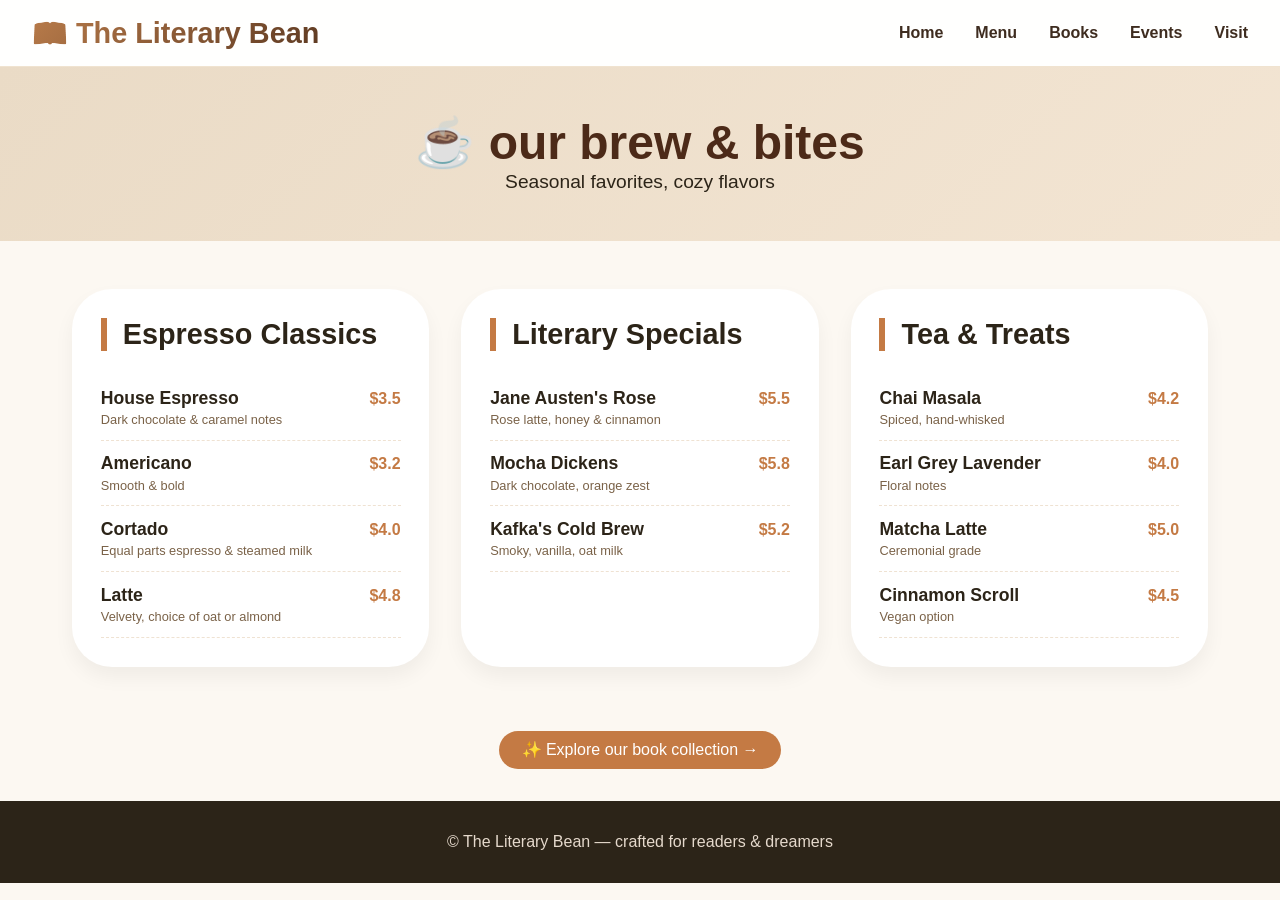
<file: menu.html>
<!DOCTYPE html>
<html lang="en">
<head>
    <meta charset="UTF-8">
    <meta name="viewport" content="width=device-width, initial-scale=1.0">
    <title>The Literary Bean • Coffee Menu</title>
    <style>
        * {
            margin: 0;
            padding: 0;
            box-sizing: border-box;
        }
        body {
            font-family: 'Segoe UI', 'Inter', sans-serif;
            background: #FCF8F2;
            color: #2C2418;
        }
        .navbar {
            background: #FFFFFFE6;
            backdrop-filter: blur(12px);
            padding: 1rem 2rem;
            position: sticky;
            top: 0;
            z-index: 100;
            border-bottom: 1px solid #F0E3D0;
        }
        .nav-container {
            max-width: 1280px;
            margin: 0 auto;
            display: flex;
            justify-content: space-between;
            align-items: center;
            flex-wrap: wrap;
        }
        .logo h1 {
            font-size: 1.8rem;
            background: linear-gradient(135deg, #B87B4A, #5E3A22);
            background-clip: text;
            -webkit-background-clip: text;
            color: transparent;
        }
        .nav-links {
            display: flex;
            gap: 2rem;
            list-style: none;
        }
        .nav-links a {
            text-decoration: none;
            font-weight: 600;
            color: #3E2C1F;
        }
        .nav-links a:hover { color: #C47A44; }
        .menu-header {
            background: linear-gradient(135deg, #EADBC6, #F3E5D3);
            padding: 3rem 2rem;
            text-align: center;
        }
        .menu-header h1 {
            font-size: 3rem;
            color: #4C2A18;
        }
        .menu-grid {
            max-width: 1200px;
            margin: 3rem auto;
            padding: 0 2rem;
            display: grid;
            grid-template-columns: repeat(auto-fit, minmax(320px, 1fr));
            gap: 2rem;
        }
        .menu-category {
            background: white;
            border-radius: 40px;
            padding: 1.8rem;
            box-shadow: 0 10px 20px rgba(0,0,0,0.05);
            transition: 0.2s;
        }
        .menu-category h2 {
            font-size: 1.8rem;
            border-left: 6px solid #C47A44;
            padding-left: 1rem;
            margin-bottom: 1.5rem;
        }
        .menu-item {
            display: flex;
            justify-content: space-between;
            align-items: baseline;
            padding: 0.8rem 0;
            border-bottom: 1px dashed #EFE2D2;
        }
        .item-name {
            font-weight: 700;
            font-size: 1.1rem;
        }
        .item-desc {
            font-size: 0.8rem;
            color: #7A6248;
            margin-top: 0.2rem;
        }
        .price {
            font-weight: 800;
            color: #C47A44;
        }
        footer {
            background: #2C2418;
            color: #E5D9CC;
            text-align: center;
            padding: 2rem;
            margin-top: 2rem;
        }
        .btn {
            background: #C47A44;
            display: inline-block;
            padding: 0.6rem 1.4rem;
            border-radius: 60px;
            color: white;
            text-decoration: none;
            margin-top: 1rem;
        }
        @media (max-width: 700px) {
            .nav-container { flex-direction: column; gap: 0.8rem; }
        }
    </style>
</head>
<body>
<nav class="navbar">
    <div class="nav-container">
        <div class="logo"><h1>&#128214; The Literary Bean</h1></div>
        <ul class="nav-links">
            <li><a href="index.html">Home</a></li>
            <li><a href="menu.html">Menu</a></li>
            <li><a href="booklist.html">Books</a></li>
            <li><a href="events.html">Events</a></li>
            <li><a href="contact.html">Visit</a></li>
        </ul>
    </div>
</nav>

<div class="menu-header">
    <h1>&#9749; our brew & bites</h1>
    <p style="font-size: 1.2rem;">Seasonal favorites, cozy flavors</p>
</div>

<div class="menu-grid">
    <div class="menu-category">
        <h2>Espresso Classics</h2>
        <div class="menu-item"><div><span class="item-name">House Espresso</span><div class="item-desc">Dark chocolate & caramel notes</div></div><span class="price">$3.5</span></div>
        <div class="menu-item"><div><span class="item-name">Americano</span><div class="item-desc">Smooth & bold</div></div><span class="price">$3.2</span></div>
        <div class="menu-item"><div><span class="item-name">Cortado</span><div class="item-desc">Equal parts espresso & steamed milk</div></div><span class="price">$4.0</span></div>
        <div class="menu-item"><div><span class="item-name">Latte</span><div class="item-desc">Velvety, choice of oat or almond</div></div><span class="price">$4.8</span></div>
    </div>

    <div class="menu-category">
        <h2>Literary Specials</h2>
        <div class="menu-item"><div><span class="item-name">Jane Austen's Rose</span><div class="item-desc">Rose latte, honey & cinnamon</div></div><span class="price">$5.5</span></div>
        <div class="menu-item"><div><span class="item-name">Mocha Dickens</span><div class="item-desc">Dark chocolate, orange zest</div></div><span class="price">$5.8</span></div>
        <div class="menu-item"><div><span class="item-name">Kafka's Cold Brew</span><div class="item-desc">Smoky, vanilla, oat milk</div></div><span class="price">$5.2</span></div>
    </div>

    <div class="menu-category">
        <h2>Tea & Treats</h2>
        <div class="menu-item"><div><span class="item-name">Chai Masala</span><div class="item-desc">Spiced, hand-whisked</div></div><span class="price">$4.2</span></div>
        <div class="menu-item"><div><span class="item-name">Earl Grey Lavender</span><div class="item-desc">Floral notes</div></div><span class="price">$4.0</span></div>
        <div class="menu-item"><div><span class="item-name">Matcha Latte</span><div class="item-desc">Ceremonial grade</div></div><span class="price">$5.0</span></div>
        <div class="menu-item"><div><span class="item-name">Cinnamon Scroll</span><div class="item-desc">Vegan option</div></div><span class="price">$4.5</span></div>
    </div>
</div>

<div style="text-align:center; margin: 2rem 0;">
    <a href="booklist.html" class="btn">&#10024; Explore our book collection →</a>
</div>

<footer>
    <p>© The Literary Bean — crafted for readers & dreamers</p>
</footer>
</body>
</html>
</file>
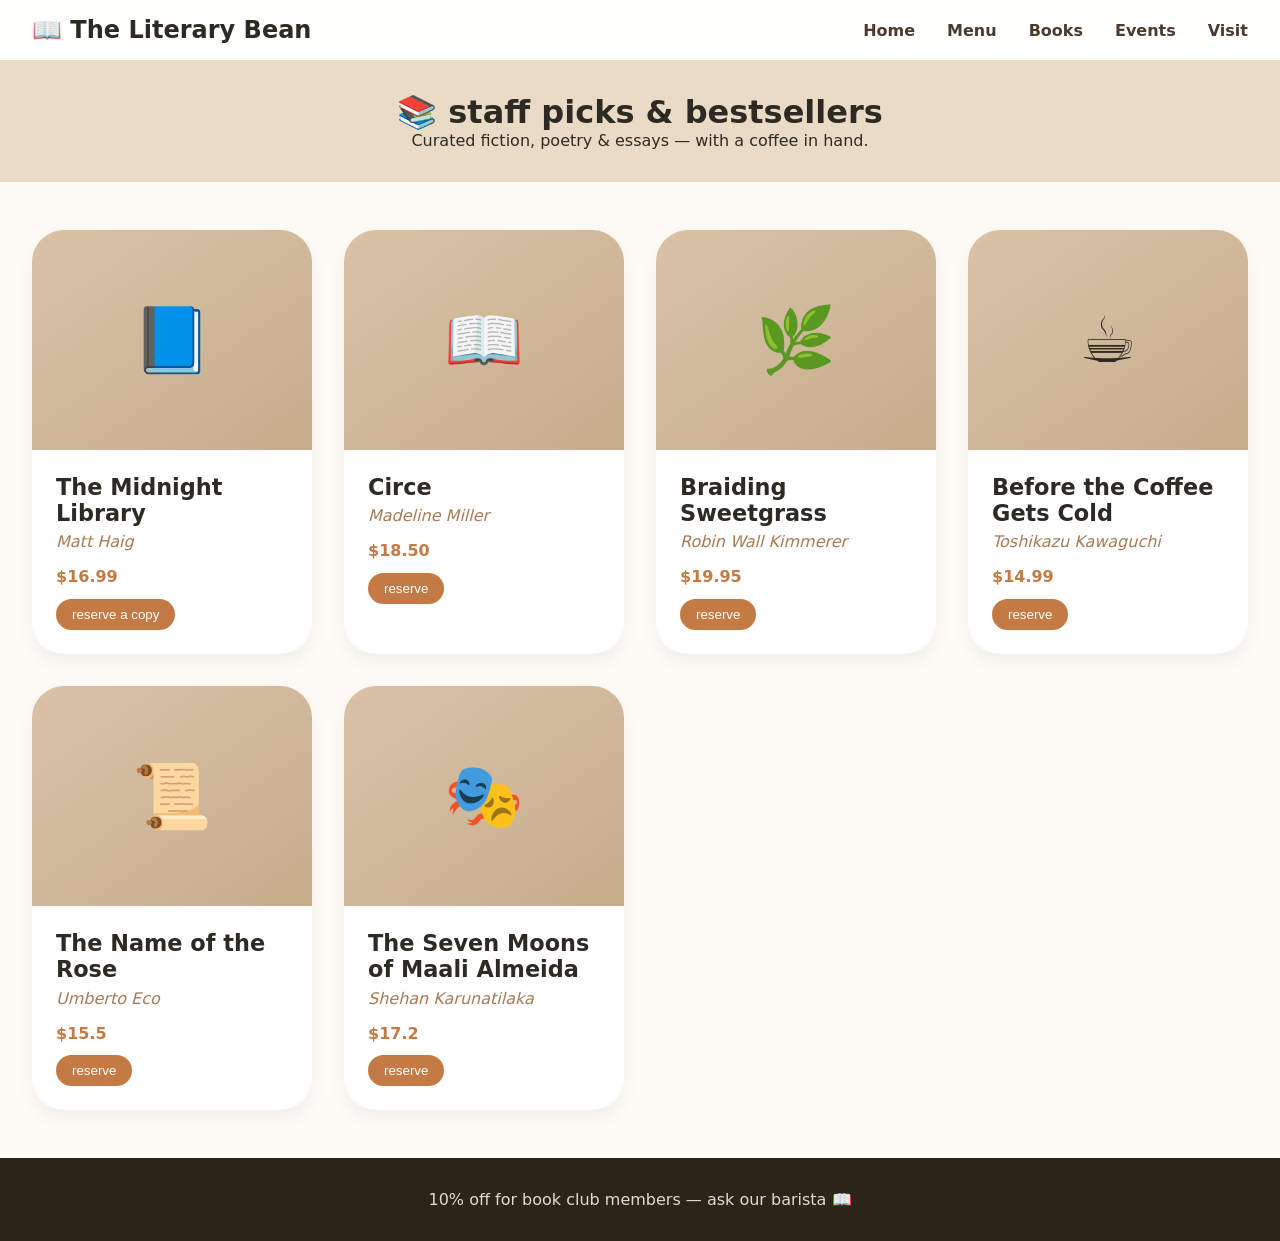
<file: The Literary Bean/booklist.html>
<!DOCTYPE html>
<html lang="en">
<head>
    <meta charset="UTF-8">
    <meta name="viewport" content="width=device-width, initial-scale=1.0">
    <title>Book List | Literary Bean</title>
    <link rel="icon" type="image/svg+xml" href="data:image/svg+xml,%3Csvg xmlns='http://www.w3.org/2000/svg' viewBox='0 0 100 100'%3E%3Ctext x='50' y='77' font-size='70' text-anchor='middle' fill='%23C47A44'%3E%26%239749%3B%3C/text%3E%3C/svg%3E">
    <style>
        * {
            margin: 0;
            padding: 0;
            box-sizing: border-box;
        }
        body {
            font-family: 'Inter', system-ui, sans-serif;
            background: #FEFAF5;
            color: #2D2A24;
        }
        .navbar {
            background: #FFFFFFE6;
            backdrop-filter: blur(12px);
            padding: 1rem 2rem;
            position: sticky;
            top: 0;
            border-bottom: 1px solid #EADBC6;
        }
        .nav-container {
            max-width: 1280px;
            margin: 0 auto;
            display: flex;
            justify-content: space-between;
            align-items: center;
            flex-wrap: wrap;
        }
        .nav-links {
            display: flex;
            gap: 2rem;
            list-style: none;
        }
        .nav-links a {
            text-decoration: none;
            font-weight: 600;
            color: #4C3B2C;
        }
        .nav-links a:hover { color: #C47A44; }
        .books-hero {
            background: #EADBC6;
            padding: 2rem;
            text-align: center;
        }
        .books-grid {
            max-width: 1300px;
            margin: 3rem auto;
            padding: 0 2rem;
            display: grid;
            grid-template-columns: repeat(auto-fill, minmax(260px, 1fr));
            gap: 2rem;
        }
        .book-card {
            background: white;
            border-radius: 32px;
            overflow: hidden;
            transition: 0.2s;
            box-shadow: 0 8px 20px rgba(0,0,0,0.05);
        }
        .book-card:hover {
            transform: translateY(-5px);
            box-shadow: 0 20px 25px -12px rgba(0,0,0,0.15);
        }
        .book-img {
            height: 220px;
            background: linear-gradient(145deg, #D9C2A7, #C6AD8C);
            display: flex;
            align-items: center;
            justify-content: center;
            font-size: 4rem;
        }
        .book-info {
            padding: 1.5rem;
        }
        .book-title {
            font-size: 1.4rem;
            font-weight: 800;
        }
        .book-author {
            color: #A87B54;
            margin: 0.4rem 0;
            font-style: italic;
        }
        .price-tag {
            margin-top: 1rem;
            font-weight: bold;
            color: #C47A44;
        }
        footer {
            background: #2C2418;
            color: #E5D9CC;
            text-align: center;
            padding: 2rem;
        }
        .btn-small {
            background: #C47A44;
            border: none;
            padding: 0.5rem 1rem;
            border-radius: 40px;
            color: white;
            margin-top: 0.8rem;
            display: inline-block;
            cursor: pointer;
        }
    </style>
</head>
<body>
<nav class="navbar">
    <div class="nav-container">
        <div class="logo"><h1>&#128214; The Literary Bean</h1></div>
        <ul class="nav-links">
            <li><a href="index.html">Home</a></li>
            <li><a href="menu.html">Menu</a></li>
            <li><a href="booklist.html">Books</a></li>
            <li><a href="events.html">Events</a></li>
            <li><a href="contact.html">Visit</a></li>
        </ul>
    </div>
</nav>

<div class="books-hero">
    <h1>&#128218; staff picks & bestsellers</h1>
    <p>Curated fiction, poetry & essays — with a coffee in hand.</p>
</div>

<div class="books-grid">
    <div class="book-card"><div class="book-img">&#128216;</div><div class="book-info"><div class="book-title">The Midnight Library</div><div class="book-author">Matt Haig</div><div class="price-tag">$16.99</div><button class="btn-small" onclick="alert('Added to your reading list ✨')">reserve a copy</button></div></div>
    <div class="book-card"><div class="book-img">&#128214;</div><div class="book-info"><div class="book-title">Circe</div><div class="book-author">Madeline Miller</div><div class="price-tag">$18.50</div><button class="btn-small" onclick="alert('Check availability at our shop 📚')">reserve</button></div></div>
    <div class="book-card"><div class="book-img">&#127807;</div><div class="book-info"><div class="book-title">Braiding Sweetgrass</div><div class="book-author">Robin Wall Kimmerer</div><div class="price-tag">$19.95</div><button class="btn-small" onclick="alert('We have signed copies!')">reserve</button></div></div>
    <div class="book-card"><div class="book-img">&#9749;</div><div class="book-info"><div class="book-title">Before the Coffee Gets Cold</div><div class="book-author">Toshikazu Kawaguchi</div><div class="price-tag">$14.99</div><button class="btn-small" onclick="alert('Perfect with a latte')">reserve</button></div></div>
    <div class="book-card"><div class="book-img">&#128220;</div><div class="book-info"><div class="book-title">The Name of the Rose</div><div class="book-author">Umberto Eco</div><div class="price-tag">$15.5</div><button class="btn-small" onclick="alert('Mystery & history')">reserve</button></div></div>
    <div class="book-card"><div class="book-img">&#127917;</div><div class="book-info"><div class="book-title">The Seven Moons of Maali Almeida</div><div class="book-author">Shehan Karunatilaka</div><div class="price-tag">$17.2</div><button class="btn-small" onclick="alert('Winner of the Booker Prize')">reserve</button></div></div>
</div>

<footer>
    <p>10% off for book club members — ask our barista &#128214;</p>
</footer>
</body>
</html>
</file>
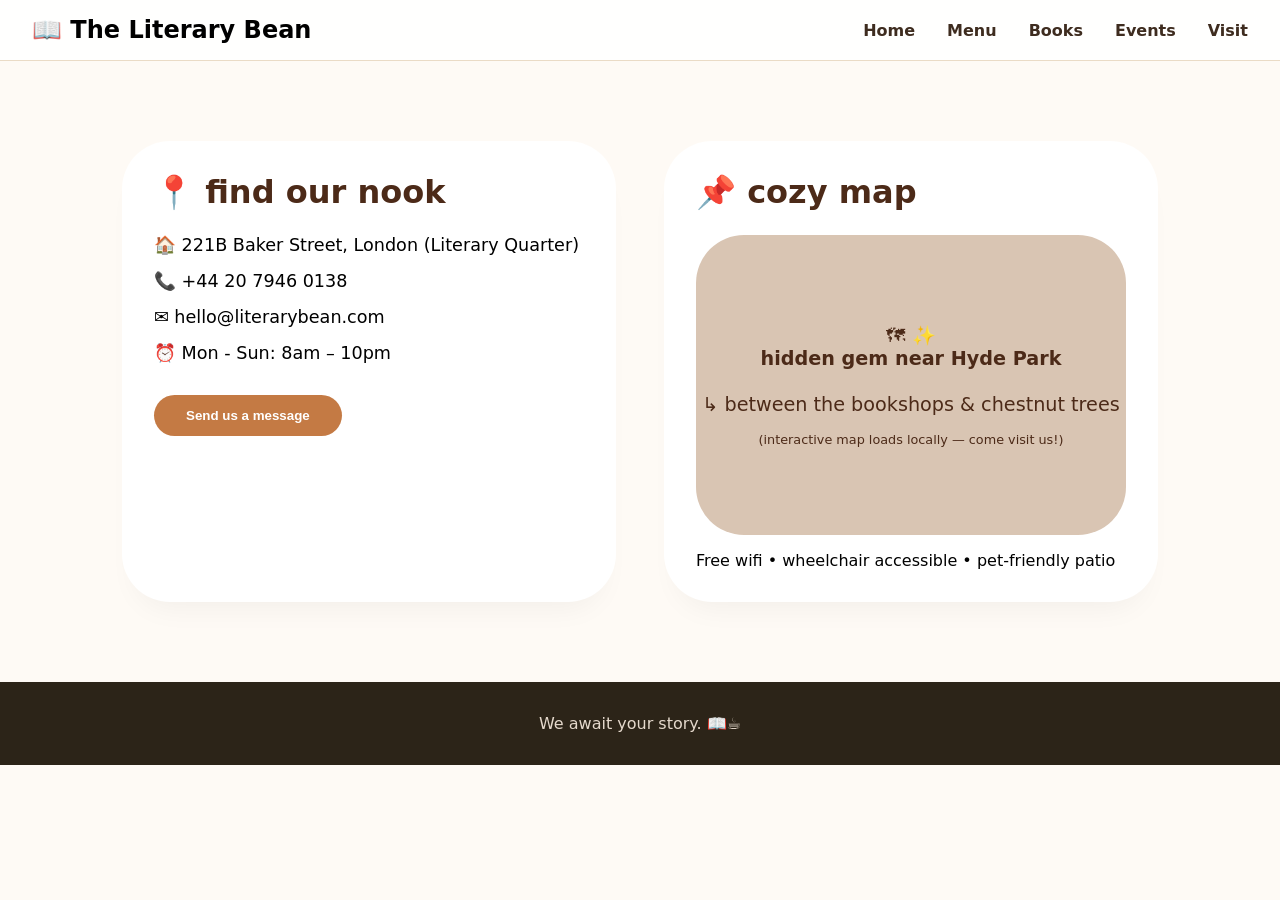
<file: The Literary Bean/contact.html>
<!DOCTYPE html>
<html lang="en">
<head>
    <meta charset="UTF-8">
    <meta name="viewport" content="width=device-width, initial-scale=1.0">
    <title>Contact & Location | Literary Bean</title>
    <link rel="icon" type="image/svg+xml" href="data:image/svg+xml,%3Csvg xmlns='http://www.w3.org/2000/svg' viewBox='0 0 100 100'%3E%3Ctext x='50' y='77' font-size='70' text-anchor='middle' fill='%23C47A44'%3E%26%239749%3B%3C/text%3E%3C/svg%3E">
    <style>
        * {
            margin: 0;
            padding: 0;
            box-sizing: border-box;
        }
        body {
            font-family: 'Inter', system-ui, sans-serif;
            background: #FEFAF5;
        }
        .navbar {
            background: #FFFFFFE6;
            backdrop-filter: blur(12px);
            padding: 1rem 2rem;
            position: sticky;
            top: 0;
            border-bottom: 1px solid #EADBC6;
        }
        .nav-container {
            max-width: 1280px;
            margin: 0 auto;
            display: flex;
            justify-content: space-between;
            align-items: center;
            flex-wrap: wrap;
        }
        .nav-links {
            display: flex;
            gap: 2rem;
            list-style: none;
        }
        .nav-links a {
            text-decoration: none;
            font-weight: 600;
            color: #3E2C1F;
        }
        .contact-container {
            max-width: 1100px;
            margin: 3rem auto;
            padding: 2rem;
            display: grid;
            grid-template-columns: 1fr 1fr;
            gap: 3rem;
        }
        .info-card {
            background: white;
            border-radius: 48px;
            padding: 2rem;
            box-shadow: 0 20px 30px -15px rgba(0,0,0,0.05);
        }
        .info-card h2 {
            margin-bottom: 1.5rem;
            font-size: 2rem;
            color: #4C2A18;
        }
        .contact-detail {
            margin: 1rem 0;
            display: flex;
            gap: 1rem;
            align-items: center;
            font-size: 1.1rem;
        }
        .map-placeholder {
            background: #D9C5B3;
            border-radius: 48px;
            height: 300px;
            display: flex;
            align-items: center;
            justify-content: center;
            font-size: 1.2rem;
            color: #4C2A18;
            text-align: center;
            flex-direction: column;
        }
        .btn-send {
            background: #C47A44;
            border: none;
            padding: 0.8rem 2rem;
            border-radius: 60px;
            color: white;
            font-weight: bold;
            margin-top: 1rem;
            cursor: pointer;
        }
        footer {
            background: #2C2418;
            color: #E5D9CC;
            text-align: center;
            padding: 2rem;
        }
        @media (max-width: 800px) {
            .contact-container { grid-template-columns: 1fr; }
        }
    </style>
</head>
<body>
<nav class="navbar">
    <div class="nav-container">
        <div class="logo"><h1>&#128214; The Literary Bean</h1></div>
        <ul class="nav-links">
            <li><a href="index.html">Home</a></li>
            <li><a href="menu.html">Menu</a></li>
            <li><a href="booklist.html">Books</a></li>
            <li><a href="events.html">Events</a></li>
            <li><a href="contact.html">Visit</a></li>
        </ul>
    </div>
</nav>

<div class="contact-container">
    <div class="info-card">
        <h2>&#128205; find our nook</h2>
        <div class="contact-detail">&#127968; 221B Baker Street, London (Literary Quarter)</div>
        <div class="contact-detail">&#128222; +44 20 7946 0138</div>
        <div class="contact-detail">&#9993; hello@literarybean.com</div>
        <div class="contact-detail">&#9200; Mon - Sun: 8am – 10pm</div>
        <button class="btn-send" onclick="alert('We’ll reply within 24h! &#10024;')">Send us a message</button>
    </div>
    <div class="info-card">
        <h2>&#128204; cozy map</h2>
        <div class="map-placeholder">
            &#128506; &#10024; <strong> hidden gem near Hyde Park</strong><br>
            ↳ between the bookshops & chestnut trees
            <div style="margin-top:1rem; font-size:0.8rem;">(interactive map loads locally — come visit us!)</div>
        </div>
        <p style="margin-top: 1rem;">Free wifi • wheelchair accessible • pet-friendly patio</p>
    </div>
</div>

<footer>
    <p>We await your story. &#128214;&#9749;</p>
</footer>
</body>
</html>
</file>
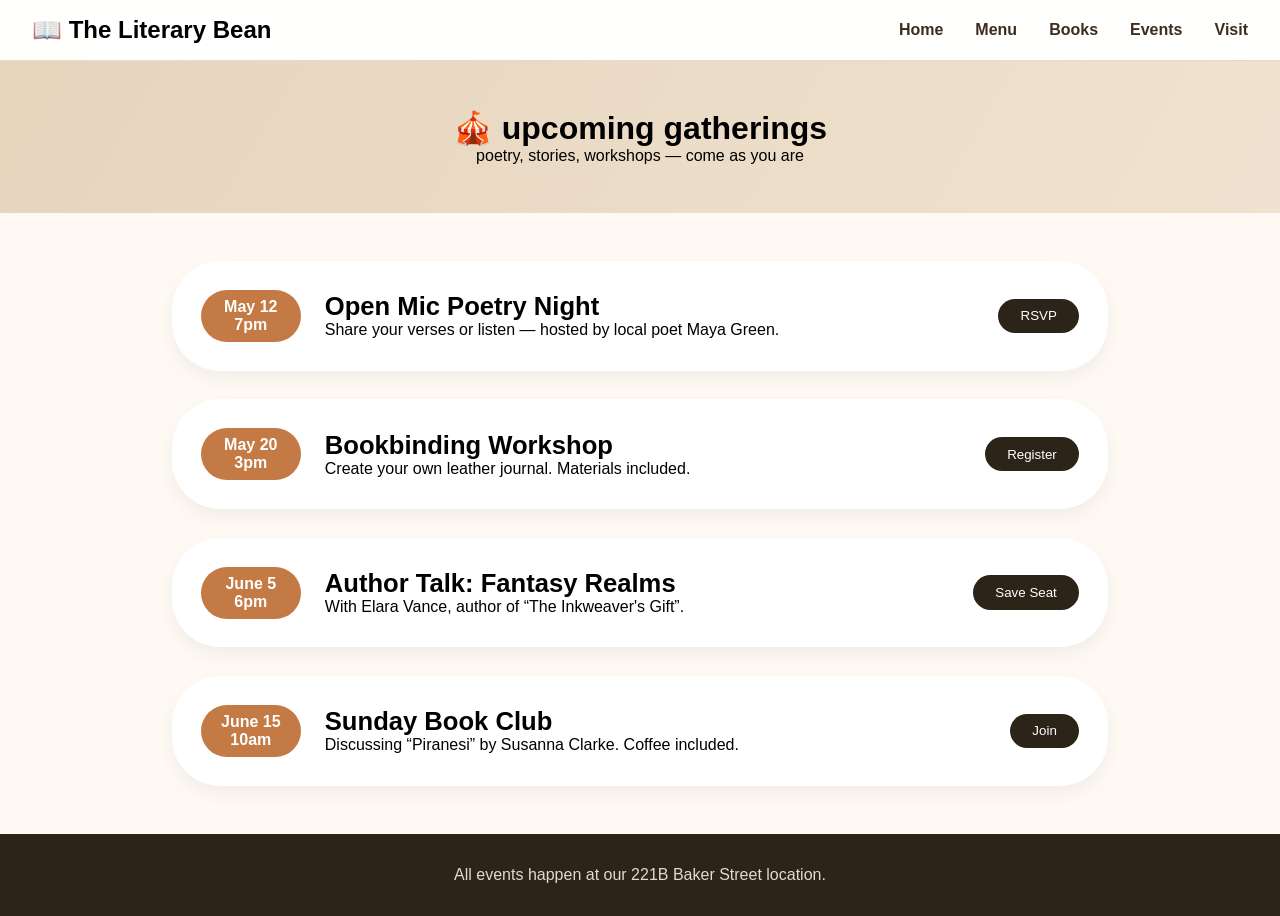
<file: The Literary Bean/events.html>
<!DOCTYPE html>
<html lang="en">
<head>
    <meta charset="UTF-8">
    <meta name="viewport" content="width=device-width, initial-scale=1.0">
    <title>Events | Literary Bean</title>
    <link rel="icon" type="image/svg+xml" href="data:image/svg+xml,%3Csvg xmlns='http://www.w3.org/2000/svg' viewBox='0 0 100 100'%3E%3Ctext x='50' y='77' font-size='70' text-anchor='middle' fill='%23C47A44'%3E%26%239749%3B%3C/text%3E%3C/svg%3E">
    <style>
        * {
            margin: 0;
            padding: 0;
            box-sizing: border-box;
        }
        body {
            font-family: 'Inter', sans-serif;
            background: #FEF9F2;
        }
        .navbar {
            background: #FFFFFFE6;
            backdrop-filter: blur(12px);
            padding: 1rem 2rem;
            position: sticky;
            top: 0;
            border-bottom: 1px solid #EADBC6;
        }
        .nav-container {
            max-width: 1280px;
            margin: 0 auto;
            display: flex;
            justify-content: space-between;
            align-items: center;
            flex-wrap: wrap;
        }
        .nav-links {
            display: flex;
            gap: 2rem;
            list-style: none;
        }
        .nav-links a {
            text-decoration: none;
            font-weight: 600;
            color: #3E2C1F;
        }
        .events-header {
            background: linear-gradient(120deg, #E6D5BD, #F0E2D0);
            padding: 3rem 2rem;
            text-align: center;
        }
        .event-list {
            max-width: 1000px;
            margin: 3rem auto;
            padding: 0 2rem;
        }
        .event-item {
            background: white;
            border-radius: 48px;
            margin-bottom: 1.8rem;
            padding: 1.8rem;
            display: flex;
            gap: 1.5rem;
            flex-wrap: wrap;
            align-items: center;
            box-shadow: 0 8px 18px rgba(0,0,0,0.05);
            transition: 0.2s;
        }
        .event-date {
            background: #C47A44;
            color: white;
            border-radius: 60px;
            padding: 0.5rem 1.2rem;
            font-weight: bold;
            min-width: 100px;
            text-align: center;
        }
        .event-detail h3 {
            font-size: 1.6rem;
        }
        .btn-reg {
            background: #2C2418;
            color: white;
            border: none;
            padding: 0.6rem 1.4rem;
            border-radius: 60px;
            margin-left: auto;
            cursor: pointer;
        }
        footer {
            background: #2C2418;
            color: #E5D9CC;
            text-align: center;
            padding: 2rem;
            margin-top: 2rem;
        }
        @media (max-width: 700px) { .event-item { flex-direction: column; align-items: flex-start; } .btn-reg { margin-left: 0; margin-top: 1rem; } }
    </style>
</head>
<body>
<nav class="navbar">
    <div class="nav-container">
        <div class="logo"><h1>&#128214; The Literary Bean</h1></div>
        <ul class="nav-links">
            <li><a href="index.html">Home</a></li>
            <li><a href="menu.html">Menu</a></li>
            <li><a href="booklist.html">Books</a></li>
            <li><a href="events.html">Events</a></li>
            <li><a href="contact.html">Visit</a></li>
        </ul>
    </div>
</nav>

<div class="events-header">
    <h1>&#127914; upcoming gatherings</h1>
    <p>poetry, stories, workshops — come as you are</p>
</div>

<div class="event-list">
    <div class="event-item"><div class="event-date">May 12<br>7pm</div><div class="event-detail"><h3>Open Mic Poetry Night</h3><p>Share your verses or listen — hosted by local poet Maya Green.</p></div><button class="btn-reg" onclick="alert('Reserve your spot! Free entry')">RSVP</button></div>
    <div class="event-item"><div class="event-date">May 20<br>3pm</div><div class="event-detail"><h3>Bookbinding Workshop</h3><p>Create your own leather journal. Materials included.</p></div><button class="btn-reg" onclick="alert('$35, limited seats')">Register</button></div>
    <div class="event-item"><div class="event-date">June 5<br>6pm</div><div class="event-detail"><h3>Author Talk: Fantasy Realms</h3><p>With Elara Vance, author of “The Inkweaver's Gift”.</p></div><button class="btn-reg" onclick="alert('Free with any purchase')">Save Seat</button></div>
    <div class="event-item"><div class="event-date">June 15<br>10am</div><div class="event-detail"><h3>Sunday Book Club</h3><p>Discussing “Piranesi” by Susanna Clarke. Coffee included.</p></div><button class="btn-reg" onclick="alert('Join the club!')">Join</button></div>
</div>

<footer>
    <p>All events happen at our 221B Baker Street location.</p>
</footer>
</body>
</html>
</file>
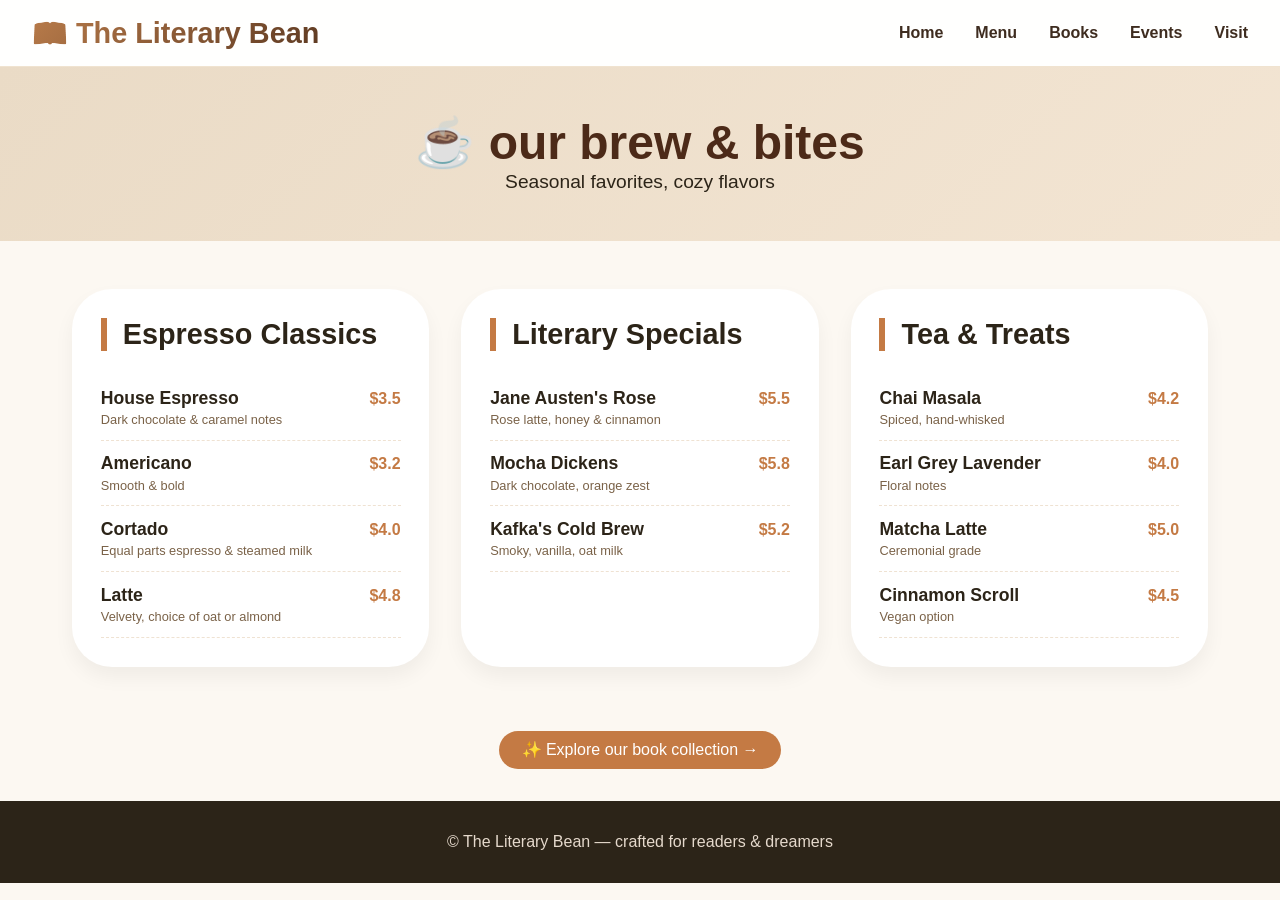
<file: The Literary Bean/menu.html>
<!DOCTYPE html>
<html lang="en">
<head>
    <meta charset="UTF-8">
    <meta name="viewport" content="width=device-width, initial-scale=1.0">
    <title>The Literary Bean • Coffee Menu</title>
    <link rel="icon" type="image/svg+xml" href="data:image/svg+xml,%3Csvg xmlns='http://www.w3.org/2000/svg' viewBox='0 0 100 100'%3E%3Ctext x='50' y='77' font-size='70' text-anchor='middle' fill='%23C47A44'%3E%26%239749%3B%3C/text%3E%3C/svg%3E">
    <style>
        * {
            margin: 0;
            padding: 0;
            box-sizing: border-box;
        }
        body {
            font-family: 'Segoe UI', 'Inter', sans-serif;
            background: #FCF8F2;
            color: #2C2418;
        }
        .navbar {
            background: #FFFFFFE6;
            backdrop-filter: blur(12px);
            padding: 1rem 2rem;
            position: sticky;
            top: 0;
            z-index: 100;
            border-bottom: 1px solid #F0E3D0;
        }
        .nav-container {
            max-width: 1280px;
            margin: 0 auto;
            display: flex;
            justify-content: space-between;
            align-items: center;
            flex-wrap: wrap;
        }
        .logo h1 {
            font-size: 1.8rem;
            background: linear-gradient(135deg, #B87B4A, #5E3A22);
            background-clip: text;
            -webkit-background-clip: text;
            color: transparent;
        }
        .nav-links {
            display: flex;
            gap: 2rem;
            list-style: none;
        }
        .nav-links a {
            text-decoration: none;
            font-weight: 600;
            color: #3E2C1F;
        }
        .nav-links a:hover { color: #C47A44; }
        .menu-header {
            background: linear-gradient(135deg, #EADBC6, #F3E5D3);
            padding: 3rem 2rem;
            text-align: center;
        }
        .menu-header h1 {
            font-size: 3rem;
            color: #4C2A18;
        }
        .menu-grid {
            max-width: 1200px;
            margin: 3rem auto;
            padding: 0 2rem;
            display: grid;
            grid-template-columns: repeat(auto-fit, minmax(320px, 1fr));
            gap: 2rem;
        }
        .menu-category {
            background: white;
            border-radius: 40px;
            padding: 1.8rem;
            box-shadow: 0 10px 20px rgba(0,0,0,0.05);
            transition: 0.2s;
        }
        .menu-category h2 {
            font-size: 1.8rem;
            border-left: 6px solid #C47A44;
            padding-left: 1rem;
            margin-bottom: 1.5rem;
        }
        .menu-item {
            display: flex;
            justify-content: space-between;
            align-items: baseline;
            padding: 0.8rem 0;
            border-bottom: 1px dashed #EFE2D2;
        }
        .item-name {
            font-weight: 700;
            font-size: 1.1rem;
        }
        .item-desc {
            font-size: 0.8rem;
            color: #7A6248;
            margin-top: 0.2rem;
        }
        .price {
            font-weight: 800;
            color: #C47A44;
        }
        footer {
            background: #2C2418;
            color: #E5D9CC;
            text-align: center;
            padding: 2rem;
            margin-top: 2rem;
        }
        .btn {
            background: #C47A44;
            display: inline-block;
            padding: 0.6rem 1.4rem;
            border-radius: 60px;
            color: white;
            text-decoration: none;
            margin-top: 1rem;
        }
        @media (max-width: 700px) {
            .nav-container { flex-direction: column; gap: 0.8rem; }
        }
    </style>
</head>
<body>
<nav class="navbar">
    <div class="nav-container">
        <div class="logo"><h1>&#128214; The Literary Bean</h1></div>
        <ul class="nav-links">
            <li><a href="index.html">Home</a></li>
            <li><a href="menu.html">Menu</a></li>
            <li><a href="booklist.html">Books</a></li>
            <li><a href="events.html">Events</a></li>
            <li><a href="contact.html">Visit</a></li>
        </ul>
    </div>
</nav>

<div class="menu-header">
    <h1>&#9749; our brew & bites</h1>
    <p style="font-size: 1.2rem;">Seasonal favorites, cozy flavors</p>
</div>

<div class="menu-grid">
    <div class="menu-category">
        <h2>Espresso Classics</h2>
        <div class="menu-item"><div><span class="item-name">House Espresso</span><div class="item-desc">Dark chocolate & caramel notes</div></div><span class="price">$3.5</span></div>
        <div class="menu-item"><div><span class="item-name">Americano</span><div class="item-desc">Smooth & bold</div></div><span class="price">$3.2</span></div>
        <div class="menu-item"><div><span class="item-name">Cortado</span><div class="item-desc">Equal parts espresso & steamed milk</div></div><span class="price">$4.0</span></div>
        <div class="menu-item"><div><span class="item-name">Latte</span><div class="item-desc">Velvety, choice of oat or almond</div></div><span class="price">$4.8</span></div>
    </div>

    <div class="menu-category">
        <h2>Literary Specials</h2>
        <div class="menu-item"><div><span class="item-name">Jane Austen's Rose</span><div class="item-desc">Rose latte, honey & cinnamon</div></div><span class="price">$5.5</span></div>
        <div class="menu-item"><div><span class="item-name">Mocha Dickens</span><div class="item-desc">Dark chocolate, orange zest</div></div><span class="price">$5.8</span></div>
        <div class="menu-item"><div><span class="item-name">Kafka's Cold Brew</span><div class="item-desc">Smoky, vanilla, oat milk</div></div><span class="price">$5.2</span></div>
    </div>

    <div class="menu-category">
        <h2>Tea & Treats</h2>
        <div class="menu-item"><div><span class="item-name">Chai Masala</span><div class="item-desc">Spiced, hand-whisked</div></div><span class="price">$4.2</span></div>
        <div class="menu-item"><div><span class="item-name">Earl Grey Lavender</span><div class="item-desc">Floral notes</div></div><span class="price">$4.0</span></div>
        <div class="menu-item"><div><span class="item-name">Matcha Latte</span><div class="item-desc">Ceremonial grade</div></div><span class="price">$5.0</span></div>
        <div class="menu-item"><div><span class="item-name">Cinnamon Scroll</span><div class="item-desc">Vegan option</div></div><span class="price">$4.5</span></div>
    </div>
</div>

<div style="text-align:center; margin: 2rem 0;">
    <a href="booklist.html" class="btn">&#10024; Explore our book collection →</a>
</div>

<footer>
    <p>© The Literary Bean — crafted for readers & dreamers</p>
</footer>
</body>
</html>
</file>
